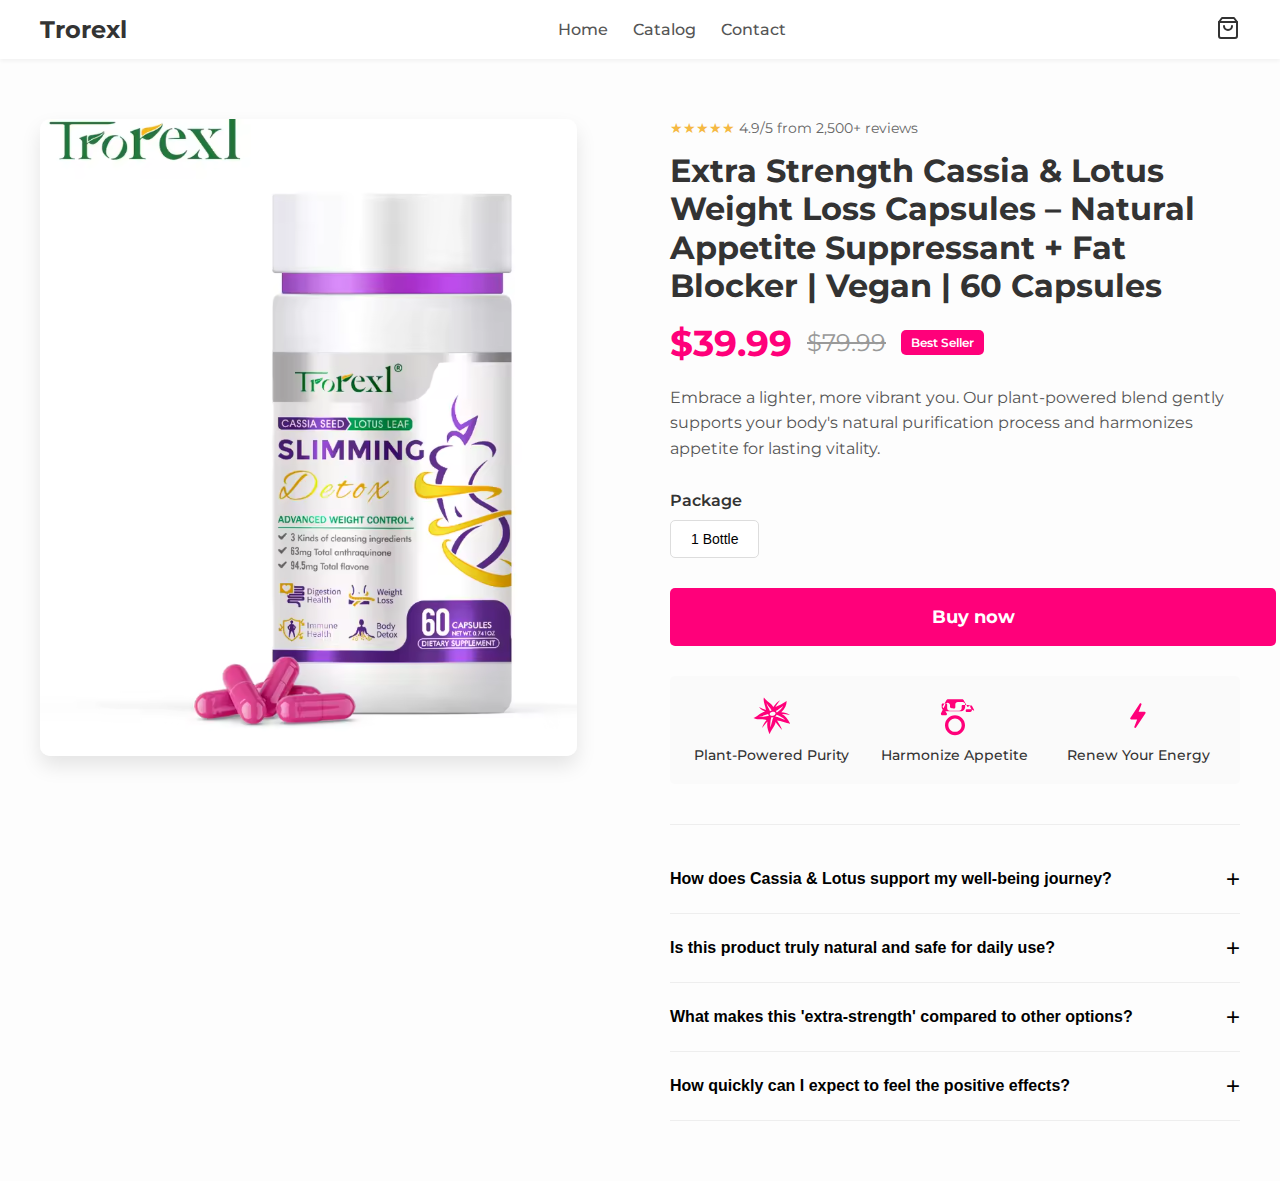
<file: index.html>
<!DOCTYPE html>
<html lang="en">
<head>
    <meta charset="UTF-8">
    <meta name="viewport" content="width=device-width, initial-scale=1.0">
    <title>Trorexl - Slimming Detox</title>

    <meta property="og:title" content="Trorexl - Slimming Detox Capsules">
    <meta property="og:description" content="Start your natural body transformation today with Trorexl. All-natural ingredients for your health goals.">
    <meta property="og:image" content="https://rayanhfaiedh920-hub.github.io/Weight-Loss-Capsules/product-image-5.png">
    <meta property="og:url" content="https://rayanhfaiedh920-hub.github.io/Weight-Loss-Capsules/">
    <meta property="og:type" content="website">

    <link rel="stylesheet" href="style.css">
    <link rel="preconnect" href="https://fonts.googleapis.com">
    <link rel="preconnect" href="https://fonts.gstatic.com" crossorigin>
    <link href="https://fonts.googleapis.com/css2?family=Montserrat:wght@400;500;600;700&display=swap" rel="stylesheet">
</head>
<body>

    <header class="main-header">
        <div class="container">
            <div class="logo">Trorexl</div>
            <nav class="main-nav">
                <ul>
                    <li><a href="#">Home</a></li>
                    <li><a href="#">Catalog</a></li>
                    <li><a href="#">Contact</a></li>
                </ul>
            </nav>
            <div class="header-icons">
                <a href="#" class="cart-icon">
                    <svg xmlns="http://www.w3.org/2000/svg" width="24" height="24" viewBox="0 0 24 24" fill="none" stroke="currentColor" stroke-width="2" stroke-linecap="round" stroke-linejoin="round"><path d="M6 2L3 6v14a2 2 0 0 0 2 2h14a2 2 0 0 0 2-2V6l-3-4z"></path><line x1="3" y1="6" x2="21" y2="6"></line><path d="M16 10a4 4 0 0 1-8 0"></path></svg>
                </a>
            </div>
        </div>
    </header>

    <main>
        <div class="product-container container">
            <div class="product-gallery">
                <div class="main-image">
                    <img src="product-image-5.png" alt="Trorexl Slimming Detox Bottles">
                </div>
            </div>

            
            <div class="product-details">
                <div class="reviews">
                    <span>★★★★★</span> 4.9/5 from 2,500+ reviews
                </div>
                <h1>Extra Strength Cassia & Lotus Weight Loss Capsules – Natural Appetite Suppressant + Fat Blocker | Vegan | 60 Capsules</h1>
                <div class="price">
                    <span class="current-price">$39.99</span>
                    <span class="original-price">$79.99</span>
                    <span class="best-seller-badge">Best Seller</span>
                </div>
                <p class="description">
                    Embrace a lighter, more vibrant you. Our plant-powered blend gently supports your body's natural purification process and harmonizes appetite for lasting vitality.
                </p>

                <div class="package-options">
                    <label>Package</label>
                    <div class="options">

                     <button class="option-btn">1 Bottle</button>
                    </div>
                </div>

                <a href="https://buy.stripe.com/dRmaEXct33Hx93cbPr7AI03" class="add-to-cart-btn">Buy now</a>

                <div class="product-features">
                    <div class="feature">
                        <div class="feature-icon" id="icon-purity">
                            <svg xmlns="http://www.w3.org/2000/svg" viewBox="0 0 512 512" fill="#ff007a"><path d="M152.313 19.438C138.075 73.11 172.984 126.662 178.25 180.25c-28.744-16.01-71.286-25.18-88.656-43.656 9.36 29.558 51.055 44.096 77.094 66.312-57.236 1.556-101.637 65.75-148.125 79 54.52 31.628 111.427.296 167.437 23.875-27.654 34.76-47.284 67.888-57.97 107.283C148.787 384.2 174.07 351.39 198.72 326c-11.686 54.742 1.313 109.477 28.155 164.22 13.028-52.977 67.36-98.796 75.03-157.533 22.665 36.313 53.4 62.266 83.158 103.938-14.644-51.287-47.12-87.914-64.22-123.625 52.358 5.59 115.075 28.68 168.5 43.47-29.835-58.79-64.534-103.922-107.78-125.158 33.01.717 70.858 5.604 103.312 10.907-33.377-19.14-68.513-28.226-110-33.032 49.013-47.885 68.943-95.774 68.406-143.657-48.033 32.51-96.09 58.57-144.124 74.75 17.206-28.64 40.82-59.57 62-85.468-35.326 20.535-61.807 48.477-88.22 85.094-23.716-46.89-79.993-64.068-120.623-120.47zm35.625 72.937c8.325 26.55 49.006 61.23 63.718 91.625-7.935 2.196-15.188 5.65-21.437 10.063-9.67-33.43-46.513-71.114-42.282-101.688zm213.28 31.906c-20.144 34.656-47.403 60.806-83 86.72-2.394-7.408-7.083-13.755-13.124-18.563 31.454-17.384 66.972-44.313 96.125-68.156zm-129.812 75.814c6.66.108 12.638 1.57 17.375 3.97 7.22 3.653 11.376 8.906 12.345 15.436.97 6.53-1.55 13.663-7.53 20.188-5.983 6.524-15.326 12.01-26.283 14.218-10.956 2.208-21.094.686-28.312-2.97-7.218-3.653-11.374-8.906-12.344-15.436-.97-6.53 1.55-13.694 7.53-20.22 5.983-6.524 15.328-11.98 26.283-14.186a51.62 51.62 0 0 1 8.03-.97c.977-.04 1.955-.046 2.906-.03zm-63.562 30.562a37.317 37.317 0 0 0 .344 7.563c.983 6.622 3.748 12.55 7.718 17.56-36.236-7.654-91.958 24.29-125.062 10.157 34.23-.804 77.367-27.78 117-35.28zm107.5 10.25c43.444 16.685 78.393 35.883 108.406 65.72-39.556-17.844-87.918-37.4-126.563-45.47 3.768-2.62 7.204-5.558 10.188-8.812 3.177-3.465 5.884-7.328 7.97-11.438zM274.156 271.5l.22.03c-19.568 32.856-17.574 83.757-44.313 131.845 8.36-50.135 3.05-88.19 17.593-130.438 7.4 1.1 15.3.903 23.344-.718 1.07-.217 2.108-.46 3.156-.72z"/></svg>
                        </div>
                        <span>Plant-Powered Purity</span>
                    </div>
                    <div class="feature">
                        <div class="feature-icon" id="icon-harmonize">
                             <svg xmlns="http://www.w3.org/2000/svg" viewBox="0 0 24 24" fill="#ff007a"><path d="M21.2,6.2C21.2,6.2,21.2,6.2,21.2,6.2c-0.1-0.1-0.1-0.1-0.2-0.2c0,0-0.1-0.1-0.1-0.1c-0.1-0.1-0.2-0.1-0.2-0.2c-0.1-0.1-0.1-0.1-0.2-0.1 c-0.1,0-0.2-0.1-0.3-0.1c-0.1,0-0.1-0.1-0.2-0.1c-0.1,0-0.2,0-0.3,0c-0.1,0-0.1,0-0.2,0c-0.1,0-0.2,0-0.3,0c-0.1,0-0.1,0-0.2,0 c-0.1,0-0.2,0-0.3,0h-2c-0.2,0-0.4,0.1-0.5,0.2c-0.1,0.1-0.2,0.3-0.2,0.5v1.2c0,0.8-0.7,1.5-1.5,1.5H8.8c-0.8,0-1.5-0.7-1.5-1.5 V5.2c0-0.2-0.1-0.4-0.2-0.5c-0.1-0.1-0.3-0.2-0.5-0.2h-2C4.3,4.5,4,4.8,4,5.2v1.2c0,1.5,1.2,2.8,2.8,2.8h8.5 c1.5,0,2.8-1.2,2.8-2.8V5.2C18.1,5.2,18,5,18,4.9c0-0.1,0-0.1,0-0.2c0-0.1,0-0.1,0-0.2c0-0.1-0.1-0.2-0.1-0.2 c-0.1-0.1-0.1-0.1-0.2-0.1c0,0,0,0,0,0L17.5,4c0,0,0,0,0,0c0,0-0.1-0.1-0.1-0.1c0,0,0,0-0.1-0.1c0,0,0,0,0,0 c-0.1-0.1-0.2-0.1-0.4-0.1c-0.1,0-0.3-0.1-0.4-0.1c-0.2,0-0.3,0-0.5,0h-2.3c-0.4,0-0.8,0.2-1.1,0.4c-0.3,0.3-0.4,0.7-0.4,1.1V5 c0,0,0,0.1,0,0.1c0,0.1,0,0.1,0,0.2c0,0.1,0,0.1,0,0.2c0,0,0,0.1,0,0.1v1.1c0,0.4-0.4,0.8-0.8,0.8S9,7.1,9,6.7V5.5 c0-0.8-0.7-1.5-1.5-1.5S6,4.7,6,5.5v0.1l-2.4,4.8c-0.1,0.3-0.1,0.6,0.1,0.8s0.5,0.4,0.8,0.4h1.9c0.4,0,0.8-0.3,0.8-0.8 c0-0.2-0.1-0.4-0.2-0.5L4.5,6.5c0,0,0,0,0,0c0,0,0,0,0,0l0,0L6.7,2.8C6.9,2.4,7.3,2,7.8,2h8.5c0.5,0,0.9,0.4,1.1,0.8l2.1,3.8 l1.8-0.9c0.2-0.1,0.4-0.1,0.6,0c0.2,0.1,0.3,0.2,0.4,0.4l1.1,2.1c0.1,0.2,0.1,0.4,0,0.6C21.5,7.9,21.3,8,21.1,8h-1.9 c-0.4,0-0.8,0.3-0.8,0.8c0,0.4,0.3,0.8,0.8,0.8h1.9c0.3,0,0.6-0.1,0.8-0.4c0.2-0.2,0.3-0.5,0.2-0.8l-1.1-2.1 C21.4,6.5,21.3,6.3,21.2,6.2z M12,11.5c-3.3,0-6,2.7-6,6s2.7,6,6,6s6-2.7,6-6S15.3,11.5,12,11.5z M12,21.5c-2.2,0-4-1.8-4-4 s1.8-4,4-4s4,1.8,4,4S14.2,21.5,12,21.5z"/></svg>
                        </div>
                        <span>Harmonize Appetite</span>
                    </div>
                    <div class="feature">
                        <div class="feature-icon" id="icon-energy">
                            <svg xmlns="http://www.w3.org/2000/svg" viewBox="0 0 24 24" fill="#ff007a"><path d="M13.2,4.4L7.4,13.2c-0.1,0.2-0.1,0.4,0,0.6c0.1,0.2,0.3,0.3,0.5,0.3h3.6l-1.7,4.3c-0.1,0.2,0,0.5,0.2,0.6 c0.2,0.2,0.5,0.2,0.7,0.1l5.8-8.8c0.1-0.2,0.1-0.4,0-0.6c-0.1-0.2-0.3-0.3-0.5-0.3h-3.6l1.7-4.3c0.1-0.2,0-0.5-0.2-0.6 C13.7,4.3,13.4,4.3,13.2,4.4z"/></svg>
                        </div>
                        <span>Renew Your Energy</span>
                    </div>
                </div>

                <div class="faq-section">
                    <div class="faq-item">
                        <button class="faq-question">How does Cassia & Lotus support my well-being journey?</button>
                        <div class="faq-answer">
                            <p>Our blend is designed to gently support the body's natural detoxification processes while helping to maintain a balanced appetite, contributing to a sense of lightness and overall well-being without harsh stimulants.</p>
                        </div>
                    </div>
                    <div class="faq-item">
                        <button class="faq-question">Is this product truly natural and safe for daily use?</button>
                        <div class="faq-answer">
                            <p>Absolutely. We use a 100% herbal formula with no fillers or artificial ingredients. It's crafted for daily support as part of a balanced wellness routine.</p>
                        </div>
                    </div>
                    <div class="faq-item">
                        <button class="faq-question">What makes this 'extra-strength' compared to other options?</button>
                        <div class="faq-answer">
                            <p>The 'extra-strength' refers to our optimized concentration of key herbal ingredients, Cassia seed and Lotus leaf, which are renowned for their supportive properties. This allows for a potent, effective blend that delivers noticeable results.</p>
                        </div>
                    </div>
                    <div class="faq-item">
                        <button class="faq-question">How quickly can I expect to feel the positive effects?</button>
                        <div class="faq-answer">
                            <p>While individual results vary, many users report feeling a greater sense of balance and vitality within the first two weeks of consistent use. For best results, combine with a healthy diet and regular exercise.</p>
                        </div>
                    </div>
                </div>
            </div>
        </div>
    </main>

    <script src="main.js"></script>
</body>
</html>
</file>
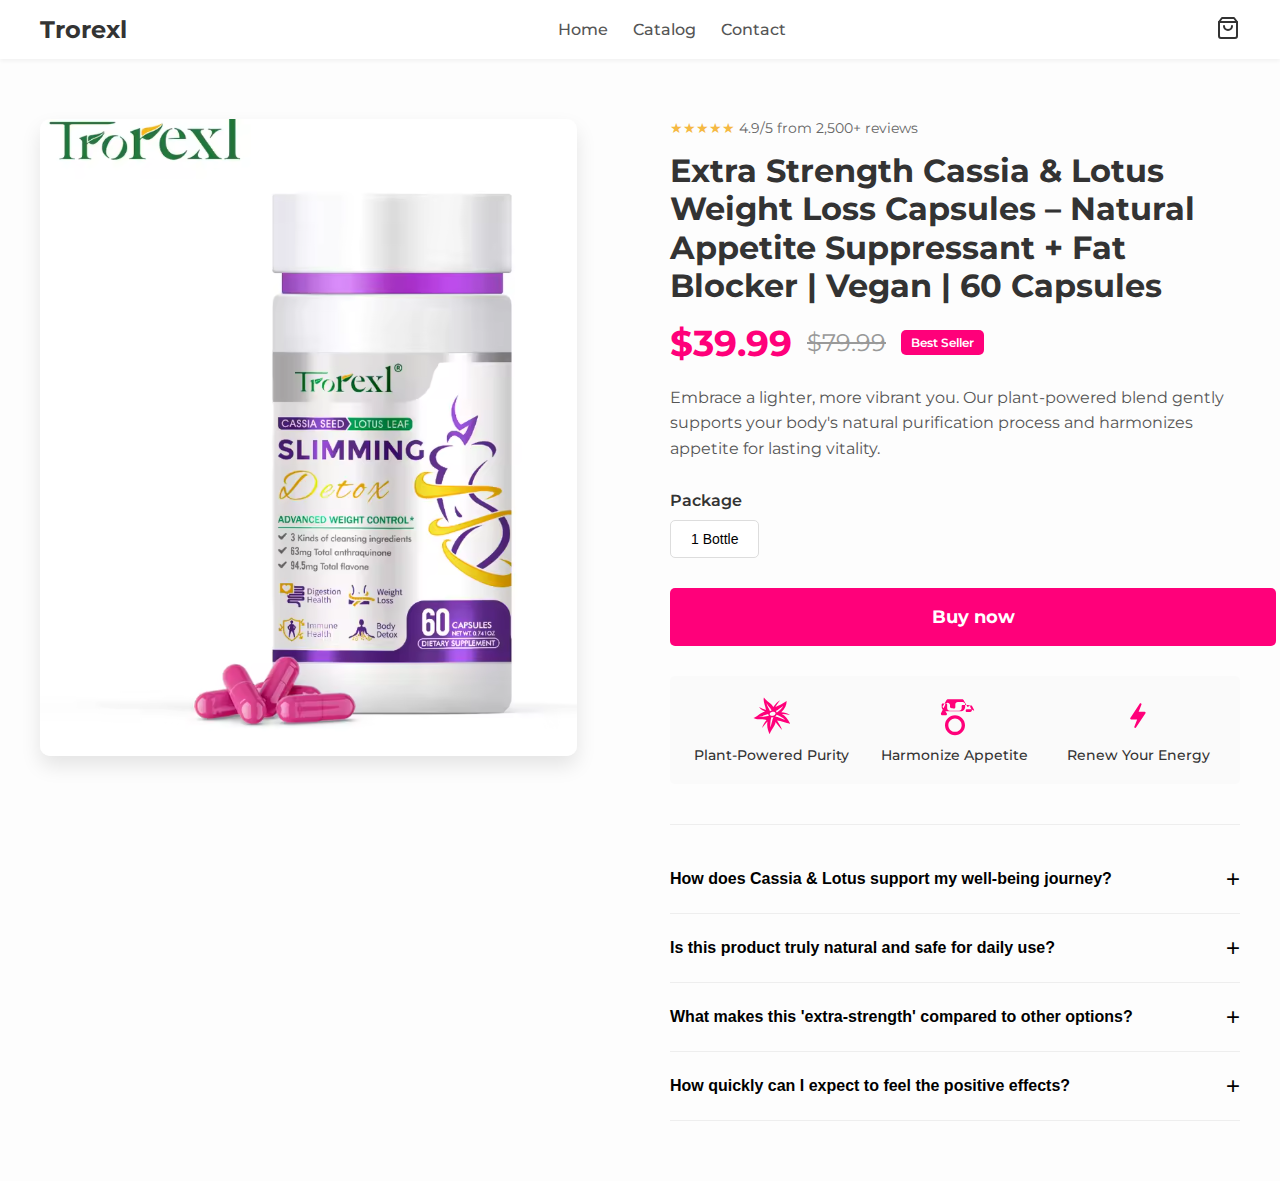
<file: dropshipping project/index.html>
<!DOCTYPE html>
<html lang="en">
<head>
    <meta charset="UTF-8">
    <meta name="viewport" content="width=device-width, initial-scale=1.0">
    <title>Trorexl - Slimming Detox</title>
    <link rel="stylesheet" href="style.css">
    <link rel="preconnect" href="https://fonts.googleapis.com">
    <link rel="preconnect" href="https://fonts.gstatic.com" crossorigin>
    <link href="https://fonts.googleapis.com/css2?family=Montserrat:wght@400;500;600;700&display=swap" rel="stylesheet">
</head>
<body>

    <header class="main-header">
        <div class="container">
            <div class="logo">Trorexl</div>
            <nav class="main-nav">
                <ul>
                    <li><a href="#">Home</a></li>
                    <li><a href="#">Catalog</a></li>
                    <li><a href="#">Contact</a></li>
                </ul>
            </nav>
            <div class="header-icons">
                <a href="#" class="cart-icon">
                    <svg xmlns="http://www.w3.org/2000/svg" width="24" height="24" viewBox="0 0 24 24" fill="none" stroke="currentColor" stroke-width="2" stroke-linecap="round" stroke-linejoin="round"><path d="M6 2L3 6v14a2 2 0 0 0 2 2h14a2 2 0 0 0 2-2V6l-3-4z"></path><line x1="3" y1="6" x2="21" y2="6"></line><path d="M16 10a4 4 0 0 1-8 0"></path></svg>
                </a>
            </div>
        </div>
    </header>

    <main>
        <div class="product-container container">
            <div class="product-gallery">
                <div class="main-image">
                    <img src="product-image-5.png" alt="Trorexl Slimming Detox Bottles">
                </div>
            </div>

            
            <div class="product-details">
                <div class="reviews">
                    <span>★★★★★</span> 4.9/5 from 2,500+ reviews
                </div>
                <h1>Extra Strength Cassia & Lotus Weight Loss Capsules – Natural Appetite Suppressant + Fat Blocker | Vegan | 60 Capsules</h1>
                <div class="price">
                    <span class="current-price">$39.99</span>
                    <span class="original-price">$79.99</span>
                    <span class="best-seller-badge">Best Seller</span>
                </div>
                <p class="description">
                    Embrace a lighter, more vibrant you. Our plant-powered blend gently supports your body's natural purification process and harmonizes appetite for lasting vitality.
                </p>

                <div class="package-options">
                    <label>Package</label>
                    <div class="options">

                     <button class="option-btn">1 Bottle</button>
                    </div>
                </div>

                <a href="https://buy.stripe.com/dRmaEXct33Hx93cbPr7AI03" class="add-to-cart-btn">Buy now</a>

                <div class="product-features">
                    <div class="feature">
                        <div class="feature-icon" id="icon-purity">
                            <svg xmlns="http://www.w3.org/2000/svg" viewBox="0 0 512 512" fill="#ff007a"><path d="M152.313 19.438C138.075 73.11 172.984 126.662 178.25 180.25c-28.744-16.01-71.286-25.18-88.656-43.656 9.36 29.558 51.055 44.096 77.094 66.312-57.236 1.556-101.637 65.75-148.125 79 54.52 31.628 111.427.296 167.437 23.875-27.654 34.76-47.284 67.888-57.97 107.283C148.787 384.2 174.07 351.39 198.72 326c-11.686 54.742 1.313 109.477 28.155 164.22 13.028-52.977 67.36-98.796 75.03-157.533 22.665 36.313 53.4 62.266 83.158 103.938-14.644-51.287-47.12-87.914-64.22-123.625 52.358 5.59 115.075 28.68 168.5 43.47-29.835-58.79-64.534-103.922-107.78-125.158 33.01.717 70.858 5.604 103.312 10.907-33.377-19.14-68.513-28.226-110-33.032 49.013-47.885 68.943-95.774 68.406-143.657-48.033 32.51-96.09 58.57-144.124 74.75 17.206-28.64 40.82-59.57 62-85.468-35.326 20.535-61.807 48.477-88.22 85.094-23.716-46.89-79.993-64.068-120.623-120.47zm35.625 72.937c8.325 26.55 49.006 61.23 63.718 91.625-7.935 2.196-15.188 5.65-21.437 10.063-9.67-33.43-46.513-71.114-42.282-101.688zm213.28 31.906c-20.144 34.656-47.403 60.806-83 86.72-2.394-7.408-7.083-13.755-13.124-18.563 31.454-17.384 66.972-44.313 96.125-68.156zm-129.812 75.814c6.66.108 12.638 1.57 17.375 3.97 7.22 3.653 11.376 8.906 12.345 15.436.97 6.53-1.55 13.663-7.53 20.188-5.983 6.524-15.326 12.01-26.283 14.218-10.956 2.208-21.094.686-28.312-2.97-7.218-3.653-11.374-8.906-12.344-15.436-.97-6.53 1.55-13.694 7.53-20.22 5.983-6.524 15.328-11.98 26.283-14.186a51.62 51.62 0 0 1 8.03-.97c.977-.04 1.955-.046 2.906-.03zm-63.562 30.562a37.317 37.317 0 0 0 .344 7.563c.983 6.622 3.748 12.55 7.718 17.56-36.236-7.654-91.958 24.29-125.062 10.157 34.23-.804 77.367-27.78 117-35.28zm107.5 10.25c43.444 16.685 78.393 35.883 108.406 65.72-39.556-17.844-87.918-37.4-126.563-45.47 3.768-2.62 7.204-5.558 10.188-8.812 3.177-3.465 5.884-7.328 7.97-11.438zM274.156 271.5l.22.03c-19.568 32.856-17.574 83.757-44.313 131.845 8.36-50.135 3.05-88.19 17.593-130.438 7.4 1.1 15.3.903 23.344-.718 1.07-.217 2.108-.46 3.156-.72z"/></svg>
                        </div>
                        <span>Plant-Powered Purity</span>
                    </div>
                    <div class="feature">
                        <div class="feature-icon" id="icon-harmonize">
                             <svg xmlns="http://www.w3.org/2000/svg" viewBox="0 0 24 24" fill="#ff007a"><path d="M21.2,6.2C21.2,6.2,21.2,6.2,21.2,6.2c-0.1-0.1-0.1-0.1-0.2-0.2c0,0-0.1-0.1-0.1-0.1c-0.1-0.1-0.2-0.1-0.2-0.2c-0.1-0.1-0.1-0.1-0.2-0.1 c-0.1,0-0.2-0.1-0.3-0.1c-0.1,0-0.1-0.1-0.2-0.1c-0.1,0-0.2,0-0.3,0c-0.1,0-0.1,0-0.2,0c-0.1,0-0.2,0-0.3,0c-0.1,0-0.1,0-0.2,0 c-0.1,0-0.2,0-0.3,0h-2c-0.2,0-0.4,0.1-0.5,0.2c-0.1,0.1-0.2,0.3-0.2,0.5v1.2c0,0.8-0.7,1.5-1.5,1.5H8.8c-0.8,0-1.5-0.7-1.5-1.5 V5.2c0-0.2-0.1-0.4-0.2-0.5c-0.1-0.1-0.3-0.2-0.5-0.2h-2C4.3,4.5,4,4.8,4,5.2v1.2c0,1.5,1.2,2.8,2.8,2.8h8.5 c1.5,0,2.8-1.2,2.8-2.8V5.2C18.1,5.2,18,5,18,4.9c0-0.1,0-0.1,0-0.2c0-0.1,0-0.1,0-0.2c0-0.1-0.1-0.2-0.1-0.2 c-0.1-0.1-0.1-0.1-0.2-0.1c0,0,0,0,0,0L17.5,4c0,0,0,0,0,0c0,0-0.1-0.1-0.1-0.1c0,0,0,0-0.1-0.1c0,0,0,0,0,0 c-0.1-0.1-0.2-0.1-0.4-0.1c-0.1,0-0.3-0.1-0.4-0.1c-0.2,0-0.3,0-0.5,0h-2.3c-0.4,0-0.8,0.2-1.1,0.4c-0.3,0.3-0.4,0.7-0.4,1.1V5 c0,0,0,0.1,0,0.1c0,0.1,0,0.1,0,0.2c0,0.1,0,0.1,0,0.2c0,0,0,0.1,0,0.1v1.1c0,0.4-0.4,0.8-0.8,0.8S9,7.1,9,6.7V5.5 c0-0.8-0.7-1.5-1.5-1.5S6,4.7,6,5.5v0.1l-2.4,4.8c-0.1,0.3-0.1,0.6,0.1,0.8s0.5,0.4,0.8,0.4h1.9c0.4,0,0.8-0.3,0.8-0.8 c0-0.2-0.1-0.4-0.2-0.5L4.5,6.5c0,0,0,0,0,0c0,0,0,0,0,0l0,0L6.7,2.8C6.9,2.4,7.3,2,7.8,2h8.5c0.5,0,0.9,0.4,1.1,0.8l2.1,3.8 l1.8-0.9c0.2-0.1,0.4-0.1,0.6,0c0.2,0.1,0.3,0.2,0.4,0.4l1.1,2.1c0.1,0.2,0.1,0.4,0,0.6C21.5,7.9,21.3,8,21.1,8h-1.9 c-0.4,0-0.8,0.3-0.8,0.8c0,0.4,0.3,0.8,0.8,0.8h1.9c0.3,0,0.6-0.1,0.8-0.4c0.2-0.2,0.3-0.5,0.2-0.8l-1.1-2.1 C21.4,6.5,21.3,6.3,21.2,6.2z M12,11.5c-3.3,0-6,2.7-6,6s2.7,6,6,6s6-2.7,6-6S15.3,11.5,12,11.5z M12,21.5c-2.2,0-4-1.8-4-4 s1.8-4,4-4s4,1.8,4,4S14.2,21.5,12,21.5z"/></svg>
                        </div>
                        <span>Harmonize Appetite</span>
                    </div>
                    <div class="feature">
                        <div class="feature-icon" id="icon-energy">
                            <svg xmlns="http://www.w3.org/2000/svg" viewBox="0 0 24 24" fill="#ff007a"><path d="M13.2,4.4L7.4,13.2c-0.1,0.2-0.1,0.4,0,0.6c0.1,0.2,0.3,0.3,0.5,0.3h3.6l-1.7,4.3c-0.1,0.2,0,0.5,0.2,0.6 c0.2,0.2,0.5,0.2,0.7,0.1l5.8-8.8c0.1-0.2,0.1-0.4,0-0.6c-0.1-0.2-0.3-0.3-0.5-0.3h-3.6l1.7-4.3c0.1-0.2,0-0.5-0.2-0.6 C13.7,4.3,13.4,4.3,13.2,4.4z"/></svg>
                        </div>
                        <span>Renew Your Energy</span>
                    </div>
                </div>

                <div class="faq-section">
                    <div class="faq-item">
                        <button class="faq-question">How does Cassia & Lotus support my well-being journey?</button>
                        <div class="faq-answer">
                            <p>Our blend is designed to gently support the body's natural detoxification processes while helping to maintain a balanced appetite, contributing to a sense of lightness and overall well-being without harsh stimulants.</p>
                        </div>
                    </div>
                    <div class="faq-item">
                        <button class="faq-question">Is this product truly natural and safe for daily use?</button>
                        <div class="faq-answer">
                            <p>Absolutely. We use a 100% herbal formula with no fillers or artificial ingredients. It's crafted for daily support as part of a balanced wellness routine.</p>
                        </div>
                    </div>
                    <div class="faq-item">
                        <button class="faq-question">What makes this 'extra-strength' compared to other options?</button>
                        <div class="faq-answer">
                            <p>The 'extra-strength' refers to our optimized concentration of key herbal ingredients, Cassia seed and Lotus leaf, which are renowned for their supportive properties. This allows for a potent, effective blend that delivers noticeable results.</p>
                        </div>
                    </div>
                    <div class="faq-item">
                        <button class="faq-question">How quickly can I expect to feel the positive effects?</button>
                        <div class="faq-answer">
                            <p>While individual results vary, many users report feeling a greater sense of balance and vitality within the first two weeks of consistent use. For best results, combine with a healthy diet and regular exercise.</p>
                        </div>
                    </div>
                </div>
            </div>
        </div>
    </main>

    <script src="main.js"></script>
</body>
</html>
</file>
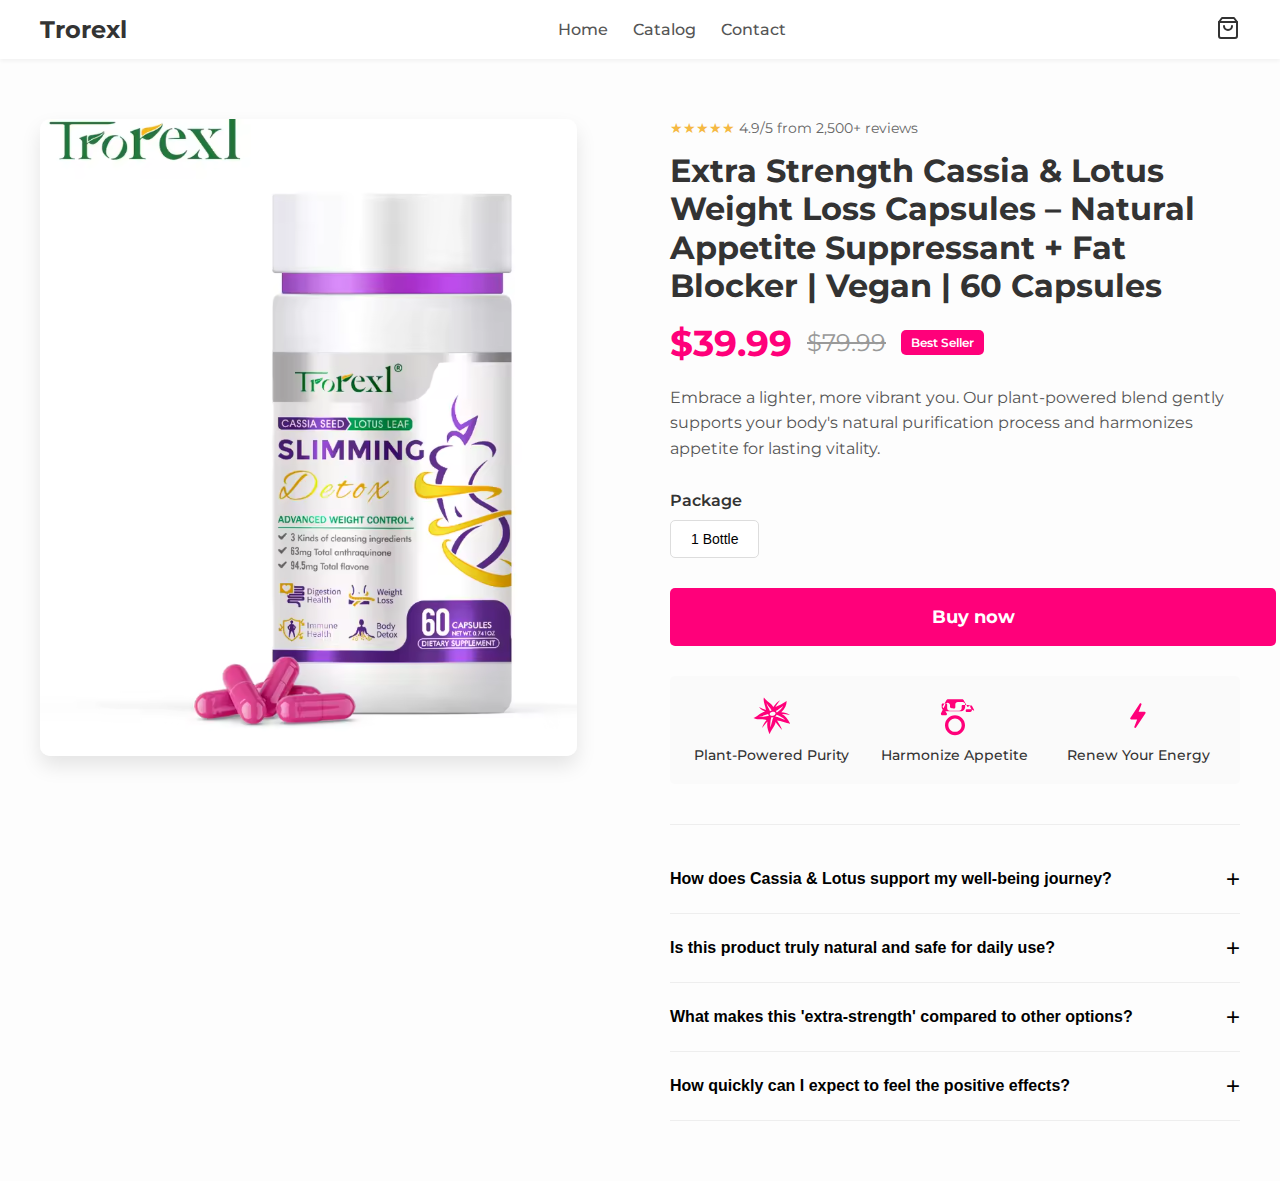
<file: dropshipping projecindex.html>
<!DOCTYPE html>
<html lang="en">
<head>
    <meta charset="UTF-8">
    <meta name="viewport" content="width=device-width, initial-scale=1.0">
    <title>Trorexl - Slimming Detox</title>
    <link rel="stylesheet" href="style.css">
    <link rel="preconnect" href="https://fonts.googleapis.com">
    <link rel="preconnect" href="https://fonts.gstatic.com" crossorigin>
    <link href="https://fonts.googleapis.com/css2?family=Montserrat:wght@400;500;600;700&display=swap" rel="stylesheet">
</head>
<body>

    <header class="main-header">
        <div class="container">
            <div class="logo">Trorexl</div>
            <nav class="main-nav">
                <ul>
                    <li><a href="#">Home</a></li>
                    <li><a href="#">Catalog</a></li>
                    <li><a href="#">Contact</a></li>
                </ul>
            </nav>
            <div class="header-icons">
                <a href="#" class="cart-icon">
                    <svg xmlns="http://www.w3.org/2000/svg" width="24" height="24" viewBox="0 0 24 24" fill="none" stroke="currentColor" stroke-width="2" stroke-linecap="round" stroke-linejoin="round"><path d="M6 2L3 6v14a2 2 0 0 0 2 2h14a2 2 0 0 0 2-2V6l-3-4z"></path><line x1="3" y1="6" x2="21" y2="6"></line><path d="M16 10a4 4 0 0 1-8 0"></path></svg>
                </a>
            </div>
        </div>
    </header>

    <main>
        <div class="product-container container">
            <div class="product-gallery">
                <div class="main-image">
                    <img src="product-image-5.png" alt="Trorexl Slimming Detox Bottles">
                </div>
            </div>

            
            <div class="product-details">
                <div class="reviews">
                    <span>★★★★★</span> 4.9/5 from 2,500+ reviews
                </div>
                <h1>Extra Strength Cassia & Lotus Weight Loss Capsules – Natural Appetite Suppressant + Fat Blocker | Vegan | 60 Capsules</h1>
                <div class="price">
                    <span class="current-price">$39.99</span>
                    <span class="original-price">$79.99</span>
                    <span class="best-seller-badge">Best Seller</span>
                </div>
                <p class="description">
                    Embrace a lighter, more vibrant you. Our plant-powered blend gently supports your body's natural purification process and harmonizes appetite for lasting vitality.
                </p>

                <div class="package-options">
                    <label>Package</label>
                    <div class="options">

                     <button class="option-btn">1 Bottle</button>
                    </div>
                </div>

                <a href="https://buy.stripe.com/dRmaEXct33Hx93cbPr7AI03" class="add-to-cart-btn">Buy now</a>

                <div class="product-features">
                    <div class="feature">
                        <div class="feature-icon" id="icon-purity">
                            <svg xmlns="http://www.w3.org/2000/svg" viewBox="0 0 512 512" fill="#ff007a"><path d="M152.313 19.438C138.075 73.11 172.984 126.662 178.25 180.25c-28.744-16.01-71.286-25.18-88.656-43.656 9.36 29.558 51.055 44.096 77.094 66.312-57.236 1.556-101.637 65.75-148.125 79 54.52 31.628 111.427.296 167.437 23.875-27.654 34.76-47.284 67.888-57.97 107.283C148.787 384.2 174.07 351.39 198.72 326c-11.686 54.742 1.313 109.477 28.155 164.22 13.028-52.977 67.36-98.796 75.03-157.533 22.665 36.313 53.4 62.266 83.158 103.938-14.644-51.287-47.12-87.914-64.22-123.625 52.358 5.59 115.075 28.68 168.5 43.47-29.835-58.79-64.534-103.922-107.78-125.158 33.01.717 70.858 5.604 103.312 10.907-33.377-19.14-68.513-28.226-110-33.032 49.013-47.885 68.943-95.774 68.406-143.657-48.033 32.51-96.09 58.57-144.124 74.75 17.206-28.64 40.82-59.57 62-85.468-35.326 20.535-61.807 48.477-88.22 85.094-23.716-46.89-79.993-64.068-120.623-120.47zm35.625 72.937c8.325 26.55 49.006 61.23 63.718 91.625-7.935 2.196-15.188 5.65-21.437 10.063-9.67-33.43-46.513-71.114-42.282-101.688zm213.28 31.906c-20.144 34.656-47.403 60.806-83 86.72-2.394-7.408-7.083-13.755-13.124-18.563 31.454-17.384 66.972-44.313 96.125-68.156zm-129.812 75.814c6.66.108 12.638 1.57 17.375 3.97 7.22 3.653 11.376 8.906 12.345 15.436.97 6.53-1.55 13.663-7.53 20.188-5.983 6.524-15.326 12.01-26.283 14.218-10.956 2.208-21.094.686-28.312-2.97-7.218-3.653-11.374-8.906-12.344-15.436-.97-6.53 1.55-13.694 7.53-20.22 5.983-6.524 15.328-11.98 26.283-14.186a51.62 51.62 0 0 1 8.03-.97c.977-.04 1.955-.046 2.906-.03zm-63.562 30.562a37.317 37.317 0 0 0 .344 7.563c.983 6.622 3.748 12.55 7.718 17.56-36.236-7.654-91.958 24.29-125.062 10.157 34.23-.804 77.367-27.78 117-35.28zm107.5 10.25c43.444 16.685 78.393 35.883 108.406 65.72-39.556-17.844-87.918-37.4-126.563-45.47 3.768-2.62 7.204-5.558 10.188-8.812 3.177-3.465 5.884-7.328 7.97-11.438zM274.156 271.5l.22.03c-19.568 32.856-17.574 83.757-44.313 131.845 8.36-50.135 3.05-88.19 17.593-130.438 7.4 1.1 15.3.903 23.344-.718 1.07-.217 2.108-.46 3.156-.72z"/></svg>
                        </div>
                        <span>Plant-Powered Purity</span>
                    </div>
                    <div class="feature">
                        <div class="feature-icon" id="icon-harmonize">
                             <svg xmlns="http://www.w3.org/2000/svg" viewBox="0 0 24 24" fill="#ff007a"><path d="M21.2,6.2C21.2,6.2,21.2,6.2,21.2,6.2c-0.1-0.1-0.1-0.1-0.2-0.2c0,0-0.1-0.1-0.1-0.1c-0.1-0.1-0.2-0.1-0.2-0.2c-0.1-0.1-0.1-0.1-0.2-0.1 c-0.1,0-0.2-0.1-0.3-0.1c-0.1,0-0.1-0.1-0.2-0.1c-0.1,0-0.2,0-0.3,0c-0.1,0-0.1,0-0.2,0c-0.1,0-0.2,0-0.3,0c-0.1,0-0.1,0-0.2,0 c-0.1,0-0.2,0-0.3,0h-2c-0.2,0-0.4,0.1-0.5,0.2c-0.1,0.1-0.2,0.3-0.2,0.5v1.2c0,0.8-0.7,1.5-1.5,1.5H8.8c-0.8,0-1.5-0.7-1.5-1.5 V5.2c0-0.2-0.1-0.4-0.2-0.5c-0.1-0.1-0.3-0.2-0.5-0.2h-2C4.3,4.5,4,4.8,4,5.2v1.2c0,1.5,1.2,2.8,2.8,2.8h8.5 c1.5,0,2.8-1.2,2.8-2.8V5.2C18.1,5.2,18,5,18,4.9c0-0.1,0-0.1,0-0.2c0-0.1,0-0.1,0-0.2c0-0.1-0.1-0.2-0.1-0.2 c-0.1-0.1-0.1-0.1-0.2-0.1c0,0,0,0,0,0L17.5,4c0,0,0,0,0,0c0,0-0.1-0.1-0.1-0.1c0,0,0,0-0.1-0.1c0,0,0,0,0,0 c-0.1-0.1-0.2-0.1-0.4-0.1c-0.1,0-0.3-0.1-0.4-0.1c-0.2,0-0.3,0-0.5,0h-2.3c-0.4,0-0.8,0.2-1.1,0.4c-0.3,0.3-0.4,0.7-0.4,1.1V5 c0,0,0,0.1,0,0.1c0,0.1,0,0.1,0,0.2c0,0.1,0,0.1,0,0.2c0,0,0,0.1,0,0.1v1.1c0,0.4-0.4,0.8-0.8,0.8S9,7.1,9,6.7V5.5 c0-0.8-0.7-1.5-1.5-1.5S6,4.7,6,5.5v0.1l-2.4,4.8c-0.1,0.3-0.1,0.6,0.1,0.8s0.5,0.4,0.8,0.4h1.9c0.4,0,0.8-0.3,0.8-0.8 c0-0.2-0.1-0.4-0.2-0.5L4.5,6.5c0,0,0,0,0,0c0,0,0,0,0,0l0,0L6.7,2.8C6.9,2.4,7.3,2,7.8,2h8.5c0.5,0,0.9,0.4,1.1,0.8l2.1,3.8 l1.8-0.9c0.2-0.1,0.4-0.1,0.6,0c0.2,0.1,0.3,0.2,0.4,0.4l1.1,2.1c0.1,0.2,0.1,0.4,0,0.6C21.5,7.9,21.3,8,21.1,8h-1.9 c-0.4,0-0.8,0.3-0.8,0.8c0,0.4,0.3,0.8,0.8,0.8h1.9c0.3,0,0.6-0.1,0.8-0.4c0.2-0.2,0.3-0.5,0.2-0.8l-1.1-2.1 C21.4,6.5,21.3,6.3,21.2,6.2z M12,11.5c-3.3,0-6,2.7-6,6s2.7,6,6,6s6-2.7,6-6S15.3,11.5,12,11.5z M12,21.5c-2.2,0-4-1.8-4-4 s1.8-4,4-4s4,1.8,4,4S14.2,21.5,12,21.5z"/></svg>
                        </div>
                        <span>Harmonize Appetite</span>
                    </div>
                    <div class="feature">
                        <div class="feature-icon" id="icon-energy">
                            <svg xmlns="http://www.w3.org/2000/svg" viewBox="0 0 24 24" fill="#ff007a"><path d="M13.2,4.4L7.4,13.2c-0.1,0.2-0.1,0.4,0,0.6c0.1,0.2,0.3,0.3,0.5,0.3h3.6l-1.7,4.3c-0.1,0.2,0,0.5,0.2,0.6 c0.2,0.2,0.5,0.2,0.7,0.1l5.8-8.8c0.1-0.2,0.1-0.4,0-0.6c-0.1-0.2-0.3-0.3-0.5-0.3h-3.6l1.7-4.3c0.1-0.2,0-0.5-0.2-0.6 C13.7,4.3,13.4,4.3,13.2,4.4z"/></svg>
                        </div>
                        <span>Renew Your Energy</span>
                    </div>
                </div>

                <div class="faq-section">
                    <div class="faq-item">
                        <button class="faq-question">How does Cassia & Lotus support my well-being journey?</button>
                        <div class="faq-answer">
                            <p>Our blend is designed to gently support the body's natural detoxification processes while helping to maintain a balanced appetite, contributing to a sense of lightness and overall well-being without harsh stimulants.</p>
                        </div>
                    </div>
                    <div class="faq-item">
                        <button class="faq-question">Is this product truly natural and safe for daily use?</button>
                        <div class="faq-answer">
                            <p>Absolutely. We use a 100% herbal formula with no fillers or artificial ingredients. It's crafted for daily support as part of a balanced wellness routine.</p>
                        </div>
                    </div>
                    <div class="faq-item">
                        <button class="faq-question">What makes this 'extra-strength' compared to other options?</button>
                        <div class="faq-answer">
                            <p>The 'extra-strength' refers to our optimized concentration of key herbal ingredients, Cassia seed and Lotus leaf, which are renowned for their supportive properties. This allows for a potent, effective blend that delivers noticeable results.</p>
                        </div>
                    </div>
                    <div class="faq-item">
                        <button class="faq-question">How quickly can I expect to feel the positive effects?</button>
                        <div class="faq-answer">
                            <p>While individual results vary, many users report feeling a greater sense of balance and vitality within the first two weeks of consistent use. For best results, combine with a healthy diet and regular exercise.</p>
                        </div>
                    </div>
                </div>
            </div>
        </div>
    </main>

    <script src="main.js"></script>
</body>
</html>
</file>
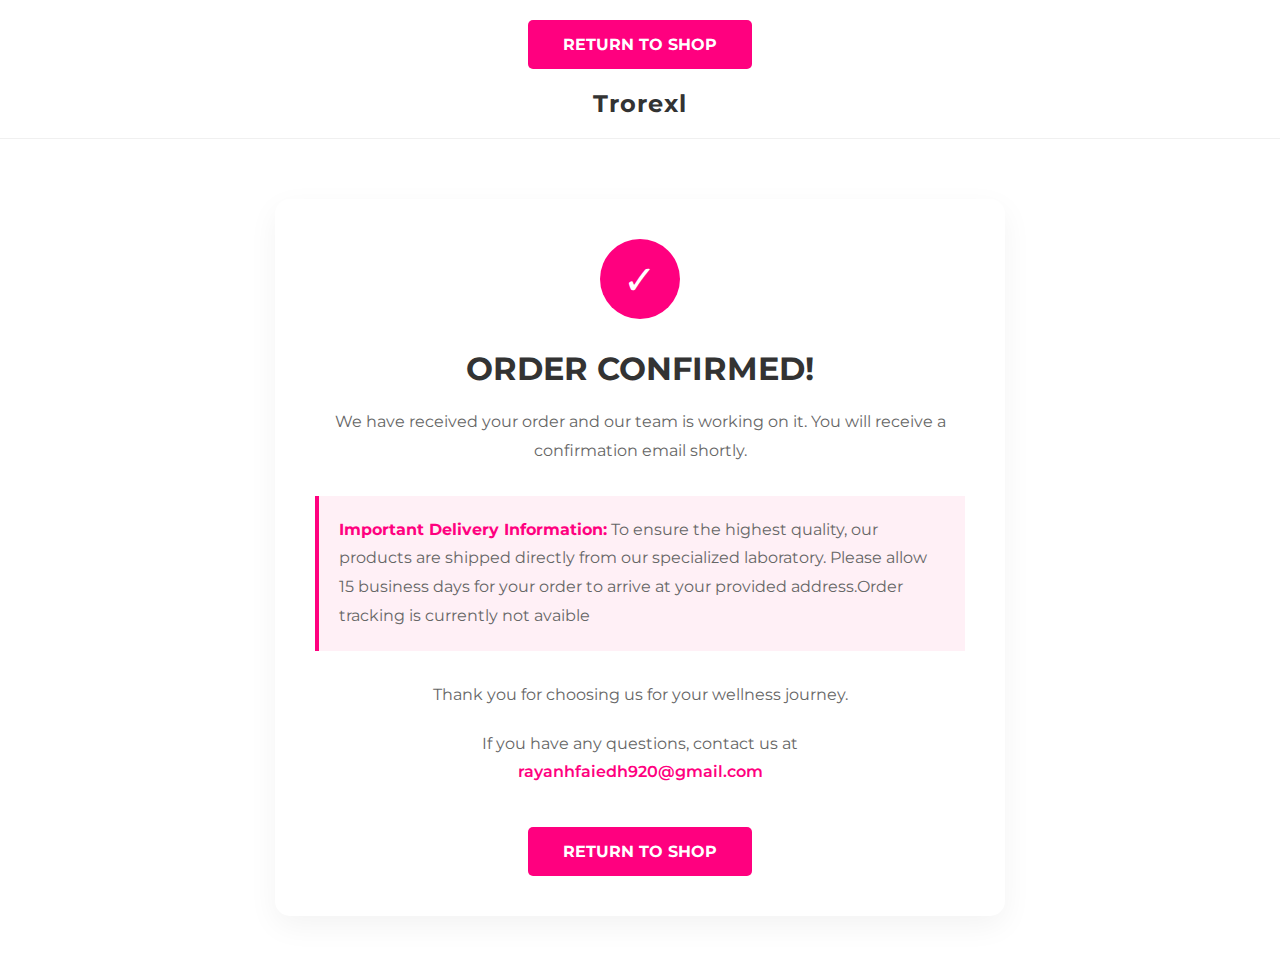
<file: success.html>
<!DOCTYPE html>
<html lang="en">
<head>
    <a href="index.html" class="btn-back">Return to Shop</a>
    <meta charset="UTF-8">
    <meta name="viewport" content="width=device-width, initial-scale=1.0">
    <title>Order Confirmed | Trorexl</title>
    <link rel="preconnect" href="https://fonts.googleapis.com">
    <link rel="preconnect" href="https://fonts.gstatic.com" crossorigin>
    <link href="https://fonts.googleapis.com/css2?family=Montserrat:wght@400;600;700&display=swap" rel="stylesheet">
    
    <style>
        :root {
            --brand-pink: #ff007f; /* Die Farbe deines "Buy Now" Buttons */
            --text-dark: #333333;
            --text-muted: #666666;
            --bg-light: #fdfdfd;
        }

        body {
            font-family: 'Montserrat', sans-serif;
            background-color: #ffffff;
            color: var(--text-dark);
            margin: 0;
            padding: 0;
            display: flex;
            flex-direction: column;
            align-items: center;
            min-height: 100vh;
        }

        /* Header im Trorexl Design */
        header {
            width: 100%;
            padding: 20px 0;
            text-align: center;
            border-bottom: 1px solid #f0f0f0;
            font-weight: 700;
            font-size: 24px;
            letter-spacing: 1px;
        }

        .container {
            max-width: 650px;
            margin: 60px 20px;
            text-align: center;
            padding: 40px;
            border-radius: 15px;
            /* Sanfter Schatten für Tiefe */
            box-shadow: 0 10px 30px rgba(0,0,0,0.05);
        }

        h1 {
            color: var(--text-dark);
            font-size: 32px;
            font-weight: 700;
            margin-bottom: 20px;
            text-transform: uppercase;
        }

        .checkmark {
            width: 80px;
            height: 80px;
            background-color: var(--brand-pink);
            color: white;
            border-radius: 50%;
            display: flex;
            align-items: center;
            justify-content: center;
            font-size: 40px;
            margin: 0 auto 30px;
        }

        p {
            font-size: 16px;
            line-height: 1.8;
            color: var(--text-muted);
            margin-bottom: 20px;
        }

        .important-box {
            background-color: #fff0f6; /* Sehr helles Pink für Info-Box */
            border-left: 4px solid var(--brand-pink);
            padding: 20px;
            text-align: left;
            margin: 30px 0;
        }

        .important-box b {
            color: var(--brand-pink);
        }

        a {
            color: var(--brand-pink);
            text-decoration: none;
            font-weight: 600;
        }

        a:hover {
            text-decoration: underline;
        }

        .btn-back {
            display: inline-block;
            background-color: var(--brand-pink);
            color: white;
            padding: 15px 35px;
            border-radius: 5px;
            font-weight: 700;
            text-transform: uppercase;
            margin-top: 20px;
            transition: transform 0.2s, background-color 0.2s;
        }

        .btn-back:hover {
            background-color: #e60072;
            transform: translateY(-2px);
            text-decoration: none;
        }
    </style>
</head>
<body>

    <header>
        Trorexl
    </header>

    <div class="container">
        <div class="checkmark">✓</div>
        <h1>Order Confirmed!</h1>
        
        <p>We have received your order and our team is working on it. You will receive a confirmation email shortly.</p>
        
        <div class="important-box">
            <p style="margin: 0;"><b>Important Delivery Information:</b> To ensure the highest quality, our products are 
                shipped directly from our specialized laboratory. Please allow 15 business days for your order to arrive
                 at your provided address.Order tracking is currently not avaible</p>
        </div>

        <p>Thank you for choosing us for your wellness journey.</p>
        
       <p>If you have any questions, contact us at <br>
           <a href="mailto:rayanhfaiedh920@gmail.com">rayanhfaiedh920@gmail.com</a></p>

        <a href="index.html" class="btn-back">Return to Shop</a>
    </div>

</body>
</html>
</file>
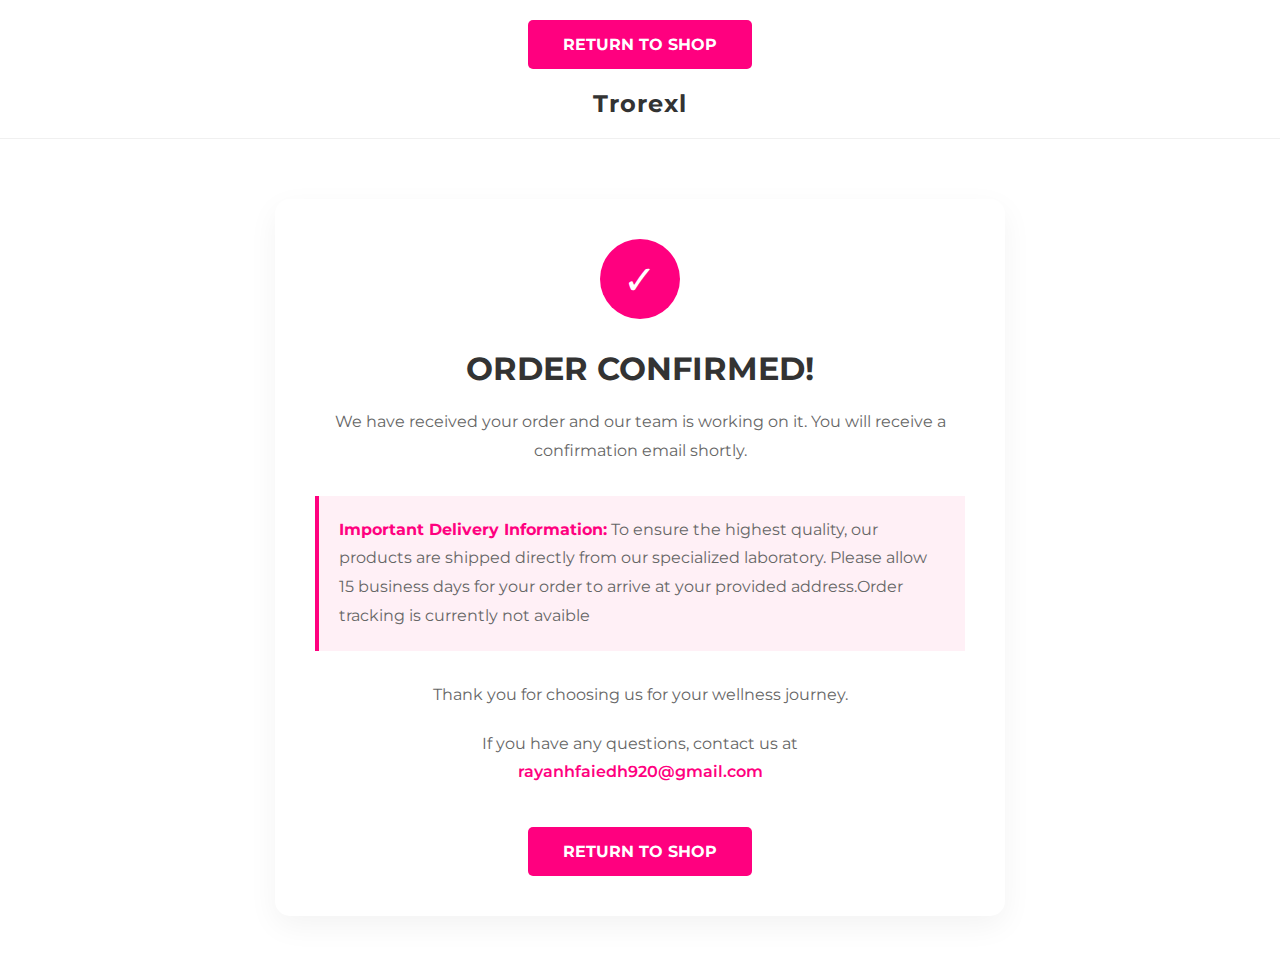
<file: dropshipping project/success.html>
<!DOCTYPE html>
<html lang="en">
<head>
    <a href="index.html" class="btn-back">Return to Shop</a>
    <meta charset="UTF-8">
    <meta name="viewport" content="width=device-width, initial-scale=1.0">
    <title>Order Confirmed | Trorexl</title>
    <link rel="preconnect" href="https://fonts.googleapis.com">
    <link rel="preconnect" href="https://fonts.gstatic.com" crossorigin>
    <link href="https://fonts.googleapis.com/css2?family=Montserrat:wght@400;600;700&display=swap" rel="stylesheet">
    
    <style>
        :root {
            --brand-pink: #ff007f; /* Die Farbe deines "Buy Now" Buttons */
            --text-dark: #333333;
            --text-muted: #666666;
            --bg-light: #fdfdfd;
        }

        body {
            font-family: 'Montserrat', sans-serif;
            background-color: #ffffff;
            color: var(--text-dark);
            margin: 0;
            padding: 0;
            display: flex;
            flex-direction: column;
            align-items: center;
            min-height: 100vh;
        }

        /* Header im Trorexl Design */
        header {
            width: 100%;
            padding: 20px 0;
            text-align: center;
            border-bottom: 1px solid #f0f0f0;
            font-weight: 700;
            font-size: 24px;
            letter-spacing: 1px;
        }

        .container {
            max-width: 650px;
            margin: 60px 20px;
            text-align: center;
            padding: 40px;
            border-radius: 15px;
            /* Sanfter Schatten für Tiefe */
            box-shadow: 0 10px 30px rgba(0,0,0,0.05);
        }

        h1 {
            color: var(--text-dark);
            font-size: 32px;
            font-weight: 700;
            margin-bottom: 20px;
            text-transform: uppercase;
        }

        .checkmark {
            width: 80px;
            height: 80px;
            background-color: var(--brand-pink);
            color: white;
            border-radius: 50%;
            display: flex;
            align-items: center;
            justify-content: center;
            font-size: 40px;
            margin: 0 auto 30px;
        }

        p {
            font-size: 16px;
            line-height: 1.8;
            color: var(--text-muted);
            margin-bottom: 20px;
        }

        .important-box {
            background-color: #fff0f6; /* Sehr helles Pink für Info-Box */
            border-left: 4px solid var(--brand-pink);
            padding: 20px;
            text-align: left;
            margin: 30px 0;
        }

        .important-box b {
            color: var(--brand-pink);
        }

        a {
            color: var(--brand-pink);
            text-decoration: none;
            font-weight: 600;
        }

        a:hover {
            text-decoration: underline;
        }

        .btn-back {
            display: inline-block;
            background-color: var(--brand-pink);
            color: white;
            padding: 15px 35px;
            border-radius: 5px;
            font-weight: 700;
            text-transform: uppercase;
            margin-top: 20px;
            transition: transform 0.2s, background-color 0.2s;
        }

        .btn-back:hover {
            background-color: #e60072;
            transform: translateY(-2px);
            text-decoration: none;
        }
    </style>
</head>
<body>

    <header>
        Trorexl
    </header>

    <div class="container">
        <div class="checkmark">✓</div>
        <h1>Order Confirmed!</h1>
        
        <p>We have received your order and our team is working on it. You will receive a confirmation email shortly.</p>
        
        <div class="important-box">
            <p style="margin: 0;"><b>Important Delivery Information:</b> To ensure the highest quality, our products are 
                shipped directly from our specialized laboratory. Please allow 15 business days for your order to arrive
                 at your provided address.Order tracking is currently not avaible</p>
        </div>

        <p>Thank you for choosing us for your wellness journey.</p>
        
       <p>If you have any questions, contact us at <br>
           <a href="mailto:rayanhfaiedh920@gmail.com">rayanhfaiedh920@gmail.com</a></p>

        <a href="index.html" class="btn-back">Return to Shop</a>
    </div>

</body>
</html>
</file>
<file: style.css>
:root {
    --primary-color: #ff007a; /* Bright Pink */
    --text-color: #333;
    --background-color: #fff;
    --container-width: 1200px;
    --font-family: 'Montserrat', sans-serif;
}

/* --- Base Styles --- */
body {
    font-family: var(--font-family);
    margin: 0;
    color: var(--text-color);
    background-color: #fdfdfd;
}

.container {
    max-width: var(--container-width);
    margin: 0 auto;
    padding: 0 15px;
}

/* --- Header --- */
.main-header {
    background-color: var(--background-color);
    box-shadow: 0 2px 4px rgba(0,0,0,0.05);
    padding: 15px 0;
}

.main-header .container {
    display: flex;
    justify-content: space-between;
    align-items: center;
}

.logo {
    font-size: 24px;
    font-weight: 700;
    color: var(--text-color);
}

.main-nav ul {
    list-style: none;
    margin: 0;
    padding: 0;
    display: flex;
    gap: 25px;
}

.main-nav a {
    text-decoration: none;
    color: #555;
    font-weight: 500;
    transition: color 0.3s ease;
}

.main-nav a:hover {
    color: var(--primary-color);
}

.header-icons .cart-icon svg {
    stroke: #333;
}


/* --- Product Section --- */
.product-container {
    display: grid;
    grid-template-columns: 1fr 1fr;
    gap: 60px;
    padding: 60px 15px;
    align-items: start;
}

.product-gallery .main-image img {
    max-width: 100%;
    border-radius: 10px;
    box-shadow: 0 10px 20px rgba(0,0,0,0.1);
}

/* --- Product Details --- */
.product-details {
    text-align: left;
}

.reviews {
    font-size: 14px;
    color: #666;
    margin-bottom: 15px;
}

.reviews span {
    color: #f5b942; /* Star color */
}

.product-details h1 {
    font-size: 32px;
    font-weight: 700;
    line-height: 1.2;
    margin: 0 0 15px 0;
}

.price {
    display: flex;
    align-items: center;
    gap: 15px;
    margin-bottom: 20px;
}

.current-price {
    font-size: 36px;
    font-weight: 700;
    color: var(--primary-color);
}

.original-price {
    font-size: 24px;
    color: #999;
    text-decoration: line-through;
}

.best-seller-badge {
    background-color: var(--primary-color);
    color: white;
    padding: 5px 10px;
    border-radius: 5px;
    font-size: 12px;
    font-weight: 600;
}

.description {
    font-size: 16px;
    line-height: 1.6;
    color: #555;
    margin-bottom: 30px;
}

.package-options {
    margin-bottom: 30px;
}

.package-options label {
    display: block;
    margin-bottom: 10px;
    font-weight: 600;
}

.options {
    display: flex;
    flex-wrap: wrap;
    gap: 10px;
}

.option-btn {
    background-color: #fff;
    border: 1px solid #ddd;
    padding: 10px 20px;
    border-radius: 5px;
    cursor: pointer;
    font-size: 14px;
    font-weight: 500;
    transition: all 0.3s ease;
}

.option-btn:hover {
    background-color: #f5f5f5;
    border-color: #ccc;
}

.option-btn.active {
    border-color: var(--primary-color);
    background-color: var(--primary-color);
    color: white;
}

.add-to-cart-btn {
    display: block;
    width: 100%;
    background-color: var(--primary-color);
    color: white;
    text-align: center;
    padding: 18px;
    border-radius: 5px;
    text-decoration: none;
    font-size: 18px;
    font-weight: 700;
    margin-bottom: 30px;
    transition: background-color 0.3s ease;
}

.add-to-cart-btn:hover {
    background-color: #d60067;
}

/* --- Product Features --- */
.product-features {
    display: flex;
    justify-content: space-between;
    gap: 20px;
    margin-bottom: 40px;
    padding: 20px;
    background-color: #fafafa;
    border-radius: 5px;
}

.feature {
    display: flex;
    flex-direction: column;
    align-items: center;
    gap: 10px;
    font-size: 14px;
    font-weight: 500;
    text-align: center;
    flex-basis: 33%;
}

.feature-icon {
    width: 40px;
    height: 40px;
}

/* --- FAQ Section --- */
.faq-section {
    border-top: 1px solid #eee;
    padding-top: 20px;
}

.faq-item {
    border-bottom: 1px solid #eee;
}

.faq-question {
    width: 100%;
    background: none;
    border: none;
    text-align: left;
    padding: 20px 0;
    font-size: 16px;
    font-weight: 600;
    cursor: pointer;
    display: flex;
    justify-content: space-between;
    align-items: center;
}

.faq-question::after {
    content: '+';
    font-size: 24px;
    font-weight: 300;
    transition: transform 0.3s ease;
}

.faq-item.active .faq-question::after {
    transform: rotate(45deg);
}

.faq-answer {
    max-height: 0;
    overflow: hidden;
    transition: max-height 0.3s ease, padding 0.3s ease;
    font-size: 15px;
    line-height: 1.6;
    padding: 0 15px;
    color: #555;
}



/* --- Mobile Optimization (Handy & Tablet) --- */

@media (max-width: 768px) {
    /* Container-Abstände verringern */
    .container {
        padding: 0 15px;
        width: 100%;
        box-sizing: border-box;
    }

    /* Header-Navigation für Mobile anpassen */
    .main-nav {
        display: none; /* Versteckt die normale Nav (optional: durch Burger-Menü ersetzen) */
    }

    .main-header .container {
        justify-content: center; /* Logo zentrieren */
        position: relative;
    }

    .cart-icon {
        position: absolute;
        right: 15px;
    }

    /* Produkt-Layout von Spalten auf Stapel (Stack) ändern */
    .product-container {
        display: flex;
        flex-direction: column;
        gap: 20px;
        margin-top: 20px;
    }

    /* Bildgröße optimieren */
    .product-gallery .main-image img {
        width: 100%;
        height: auto;
        border-radius: 10px;
    }

    /* Texte anpassen */
    h1 {
        font-size: 22px; /* Kleinere Schrift für Handys */
        line-height: 1.3;
        text-align: center;
    }

    .price {
        justify-content: center;
        font-size: 20px;
    }

    .reviews {
        text-align: center;
        margin-bottom: 10px;
    }

    .description {
        text-align: center;
        font-size: 15px;
    }

    /* "Buy Now" Button auffälliger machen */
    .add-to-cart-btn {
        width: 100%;
        display: block;
        padding: 18px;
        font-size: 18px;
        text-align: center;
        box-sizing: border-box;
    }

    /* Features (Icons) nebeneinander oder kompakter */
    .product-features {
        display: grid;
        grid-template-columns: 1fr 1fr 1fr;
        gap: 10px;
        font-size: 11px;
        text-align: center;
    }

    .feature-icon svg {
        width: 30px;
        height: 30px;
    }

    /* FAQ Sektion */
    .faq-question {
        font-size: 15px;
        padding: 15px 10px;
        text-align: left;
    }


/* Erlaubt dem Browser, das Element anzuzeigen, wenn es als Ziel (#product-detail) aufgerufen wird */
#product-detail:target {
    display: flex !important;
}

/* Versteckt die Collection-Ansicht komplett, sobald das Produkt aktiv ist */
#product-detail:target ~ #home-view,
body:has(#product-detail:target) #home-view {
    display: none !important;
}


/* --- Ende der Mobile Optimierung --- */
} 

/* WICHTIG: Diese Logik muss AUSSERHALB der @media Klammer stehen, 
   damit sie auf PC und Handy funktioniert! 
*/

/* Zeigt das Produkt an, wenn es als Ziel (#product-detail) aufgerufen wird */
#product-detail:target {
    display: grid !important; /* Nutzt grid für Desktop */
}

/* Auf Handys soll es flex sein (untereinander) */
@media (max-width: 768px) {
    #product-detail:target {
        display: flex !important;
    }
}

/* Versteckt die Collection-Ansicht, sobald das Produkt aktiv ist */
#product-detail:target ~ #home-view,
body:has(#product-detail:target) #home-view {
    display: none !important;
}

/* Standard-Einstellung für die Collection */
#home-view {
    display: flex;

}

.badge i { 
    display: block; 
    font-size: 20px; 
    margin-bottom: 5px; 
    color: #ff007a; /* Das macht die Icons pink und passend zum Logo */
}
/* --- Optimierte Trust-Box (Minimalistisches Design) --- */
.product-trust-box {
    margin-top: 30px;
    padding: 20px 10px;
    border-top: 1px solid #eee; /* Kein schwerer Kasten mehr, nur eine Trennlinie */
    text-align: center;
}

/* 1. Versand-Info (Jetzt ganz oben) */
.shipping-info {
    display: flex;
    justify-content: center;
    gap: 20px;
    font-size: 13px;
    font-weight: 600;
    color: #444;
    margin-bottom: 15px;
}

/* 2. Zahlungsbereich (In der Mitte) */
.payment-badges {
    margin-bottom: 20px;
}

.payment-badges p {
    font-size: 10px;
    color: #bbb;
    text-transform: uppercase;
    letter-spacing: 1.5px;
    margin-bottom: 8px;
}

.payment-grid {
    display: flex;
    justify-content: center;
    gap: 12px;
    font-size: 11px;
    font-weight: 700;
    color: #888;
}

/* 3. Stock Indicator (Jetzt ganz unten als Akzent) */
.stock-indicator {
    display: flex;
    align-items: center;
    justify-content: center;
    gap: 6px;
    margin-top: 10px;
}

.stock-indicator .dot {
    margin-top: 80px;
    height: 20px;
    width: 20px;
    background-color: var(--primary-color);
    border-radius: 70%;
    animation: simple-pulse 2s infinite;
}

.stock-text {
    margin-top: 80px;
    font-size: 20px;
    font-weight: 600;
    color: var(--primary-color); /* Pinker Text passend zum Punkt */
}

/* Dezentere Animation für den Punkt */
@keyframes simple-pulse {
    0% { opacity: 1; }
    50% { opacity: 0.3; }
    100% { opacity: 1; }
}

/* Mobile Anpassung für die Trust-Box */
@media (max-width: 768px) {
    .shipping-info {
        gap: 10px;
        font-size: 12px;
    }
}



/* --- Kontakt-Logik --- */

/* Wenn #contact-view aktiv ist: Zeigen */
#contact-view:target {
    display: block !important;
}

/* Wenn #contact-view aktiv ist: Home und Produkt-Details verstecken */
#contact-view:target ~ #home-view,
#contact-view:target ~ #product-detail,
body:has(#contact-view:target) #home-view,
body:has(#contact-view:target) #product-detail {
    display: none !important;
}

/* Verstecke Kontakt, wenn wir auf Home oder Produkt sind */
#home-view:target ~ #contact-view,
#product-detail:target ~ #contact-view {
    display: none !important;
}


/* Reparatur für die Handy-Ansicht */
@media (max-width: 480px) {
    .product-trust-box {
        display: flex !important;
        flex-direction: column !important; /* Stapelt die Elemente untereinander */
        align-items: center !important;
        width: 100% !important;
        padding: 10px !important;
        margin: 0 auto !important;
    }

    .payment-grid, .shipping-info {
        display: flex !important;
        flex-wrap: wrap !important; /* Erlaubt Zeilenumbruch bei den Icons */
        justify-content: center !important;
        gap: 10px !important;
        margin-bottom: 15px !important;
    }

    .stock-indicator {
        font-size: 14px !important;
        justify-content: center !important;
    }
}
</file>
<file: dropshipping project/style.css>
:root {
    --primary-color: #ff007a; /* Bright Pink */
    --text-color: #333;
    --background-color: #fff;
    --container-width: 1200px;
    --font-family: 'Montserrat', sans-serif;
}

/* --- Base Styles --- */
body {
    font-family: var(--font-family);
    margin: 0;
    color: var(--text-color);
    background-color: #fdfdfd;
}

.container {
    max-width: var(--container-width);
    margin: 0 auto;
    padding: 0 15px;
}

/* --- Header --- */
.main-header {
    background-color: var(--background-color);
    box-shadow: 0 2px 4px rgba(0,0,0,0.05);
    padding: 15px 0;
}

.main-header .container {
    display: flex;
    justify-content: space-between;
    align-items: center;
}

.logo {
    font-size: 24px;
    font-weight: 700;
    color: var(--text-color);
}

.main-nav ul {
    list-style: none;
    margin: 0;
    padding: 0;
    display: flex;
    gap: 25px;
}

.main-nav a {
    text-decoration: none;
    color: #555;
    font-weight: 500;
    transition: color 0.3s ease;
}

.main-nav a:hover {
    color: var(--primary-color);
}

.header-icons .cart-icon svg {
    stroke: #333;
}


/* --- Product Section --- */
.product-container {
    display: grid;
    grid-template-columns: 1fr 1fr;
    gap: 60px;
    padding: 60px 15px;
    align-items: start;
}

.product-gallery .main-image img {
    max-width: 100%;
    border-radius: 10px;
    box-shadow: 0 10px 20px rgba(0,0,0,0.1);
}

/* --- Product Details --- */
.product-details {
    text-align: left;
}

.reviews {
    font-size: 14px;
    color: #666;
    margin-bottom: 15px;
}

.reviews span {
    color: #f5b942; /* Star color */
}

.product-details h1 {
    font-size: 32px;
    font-weight: 700;
    line-height: 1.2;
    margin: 0 0 15px 0;
}

.price {
    display: flex;
    align-items: center;
    gap: 15px;
    margin-bottom: 20px;
}

.current-price {
    font-size: 36px;
    font-weight: 700;
    color: var(--primary-color);
}

.original-price {
    font-size: 24px;
    color: #999;
    text-decoration: line-through;
}

.best-seller-badge {
    background-color: var(--primary-color);
    color: white;
    padding: 5px 10px;
    border-radius: 5px;
    font-size: 12px;
    font-weight: 600;
}

.description {
    font-size: 16px;
    line-height: 1.6;
    color: #555;
    margin-bottom: 30px;
}

.package-options {
    margin-bottom: 30px;
}

.package-options label {
    display: block;
    margin-bottom: 10px;
    font-weight: 600;
}

.options {
    display: flex;
    flex-wrap: wrap;
    gap: 10px;
}

.option-btn {
    background-color: #fff;
    border: 1px solid #ddd;
    padding: 10px 20px;
    border-radius: 5px;
    cursor: pointer;
    font-size: 14px;
    font-weight: 500;
    transition: all 0.3s ease;
}

.option-btn:hover {
    background-color: #f5f5f5;
    border-color: #ccc;
}

.option-btn.active {
    border-color: var(--primary-color);
    background-color: var(--primary-color);
    color: white;
}

.add-to-cart-btn {
    display: block;
    width: 100%;
    background-color: var(--primary-color);
    color: white;
    text-align: center;
    padding: 18px;
    border-radius: 5px;
    text-decoration: none;
    font-size: 18px;
    font-weight: 700;
    margin-bottom: 30px;
    transition: background-color 0.3s ease;
}

.add-to-cart-btn:hover {
    background-color: #d60067;
}

/* --- Product Features --- */
.product-features {
    display: flex;
    justify-content: space-between;
    gap: 20px;
    margin-bottom: 40px;
    padding: 20px;
    background-color: #fafafa;
    border-radius: 5px;
}

.feature {
    display: flex;
    flex-direction: column;
    align-items: center;
    gap: 10px;
    font-size: 14px;
    font-weight: 500;
    text-align: center;
    flex-basis: 33%;
}

.feature-icon {
    width: 40px;
    height: 40px;
}

/* --- FAQ Section --- */
.faq-section {
    border-top: 1px solid #eee;
    padding-top: 20px;
}

.faq-item {
    border-bottom: 1px solid #eee;
}

.faq-question {
    width: 100%;
    background: none;
    border: none;
    text-align: left;
    padding: 20px 0;
    font-size: 16px;
    font-weight: 600;
    cursor: pointer;
    display: flex;
    justify-content: space-between;
    align-items: center;
}

.faq-question::after {
    content: '+';
    font-size: 24px;
    font-weight: 300;
    transition: transform 0.3s ease;
}

.faq-item.active .faq-question::after {
    transform: rotate(45deg);
}

.faq-answer {
    max-height: 0;
    overflow: hidden;
    transition: max-height 0.3s ease, padding 0.3s ease;
    font-size: 15px;
    line-height: 1.6;
    padding: 0 15px;
    color: #555;
}



/* --- Mobile Optimization (Handy & Tablet) --- */

@media (max-width: 768px) {
    /* Container-Abstände verringern */
    .container {
        padding: 0 15px;
        width: 100%;
        box-sizing: border-box;
    }

    /* Header-Navigation für Mobile anpassen */
    .main-nav {
        display: none; /* Versteckt die normale Nav (optional: durch Burger-Menü ersetzen) */
    }

    .main-header .container {
        justify-content: center; /* Logo zentrieren */
        position: relative;
    }

    .cart-icon {
        position: absolute;
        right: 15px;
    }

    /* Produkt-Layout von Spalten auf Stapel (Stack) ändern */
    .product-container {
        display: flex;
        flex-direction: column;
        gap: 20px;
        margin-top: 20px;
    }

    /* Bildgröße optimieren */
    .product-gallery .main-image img {
        width: 100%;
        height: auto;
        border-radius: 10px;
    }

    /* Texte anpassen */
    h1 {
        font-size: 22px; /* Kleinere Schrift für Handys */
        line-height: 1.3;
        text-align: center;
    }

    .price {
        justify-content: center;
        font-size: 20px;
    }

    .reviews {
        text-align: center;
        margin-bottom: 10px;
    }

    .description {
        text-align: center;
        font-size: 15px;
    }

    /* "Buy Now" Button auffälliger machen */
    .add-to-cart-btn {
        width: 100%;
        display: block;
        padding: 18px;
        font-size: 18px;
        text-align: center;
        box-sizing: border-box;
    }

    /* Features (Icons) nebeneinander oder kompakter */
    .product-features {
        display: grid;
        grid-template-columns: 1fr 1fr 1fr;
        gap: 10px;
        font-size: 11px;
        text-align: center;
    }

    .feature-icon svg {
        width: 30px;
        height: 30px;
    }

    /* FAQ Sektion */
    .faq-question {
        font-size: 15px;
        padding: 15px 10px;
        text-align: left;
    }
}
</file>
